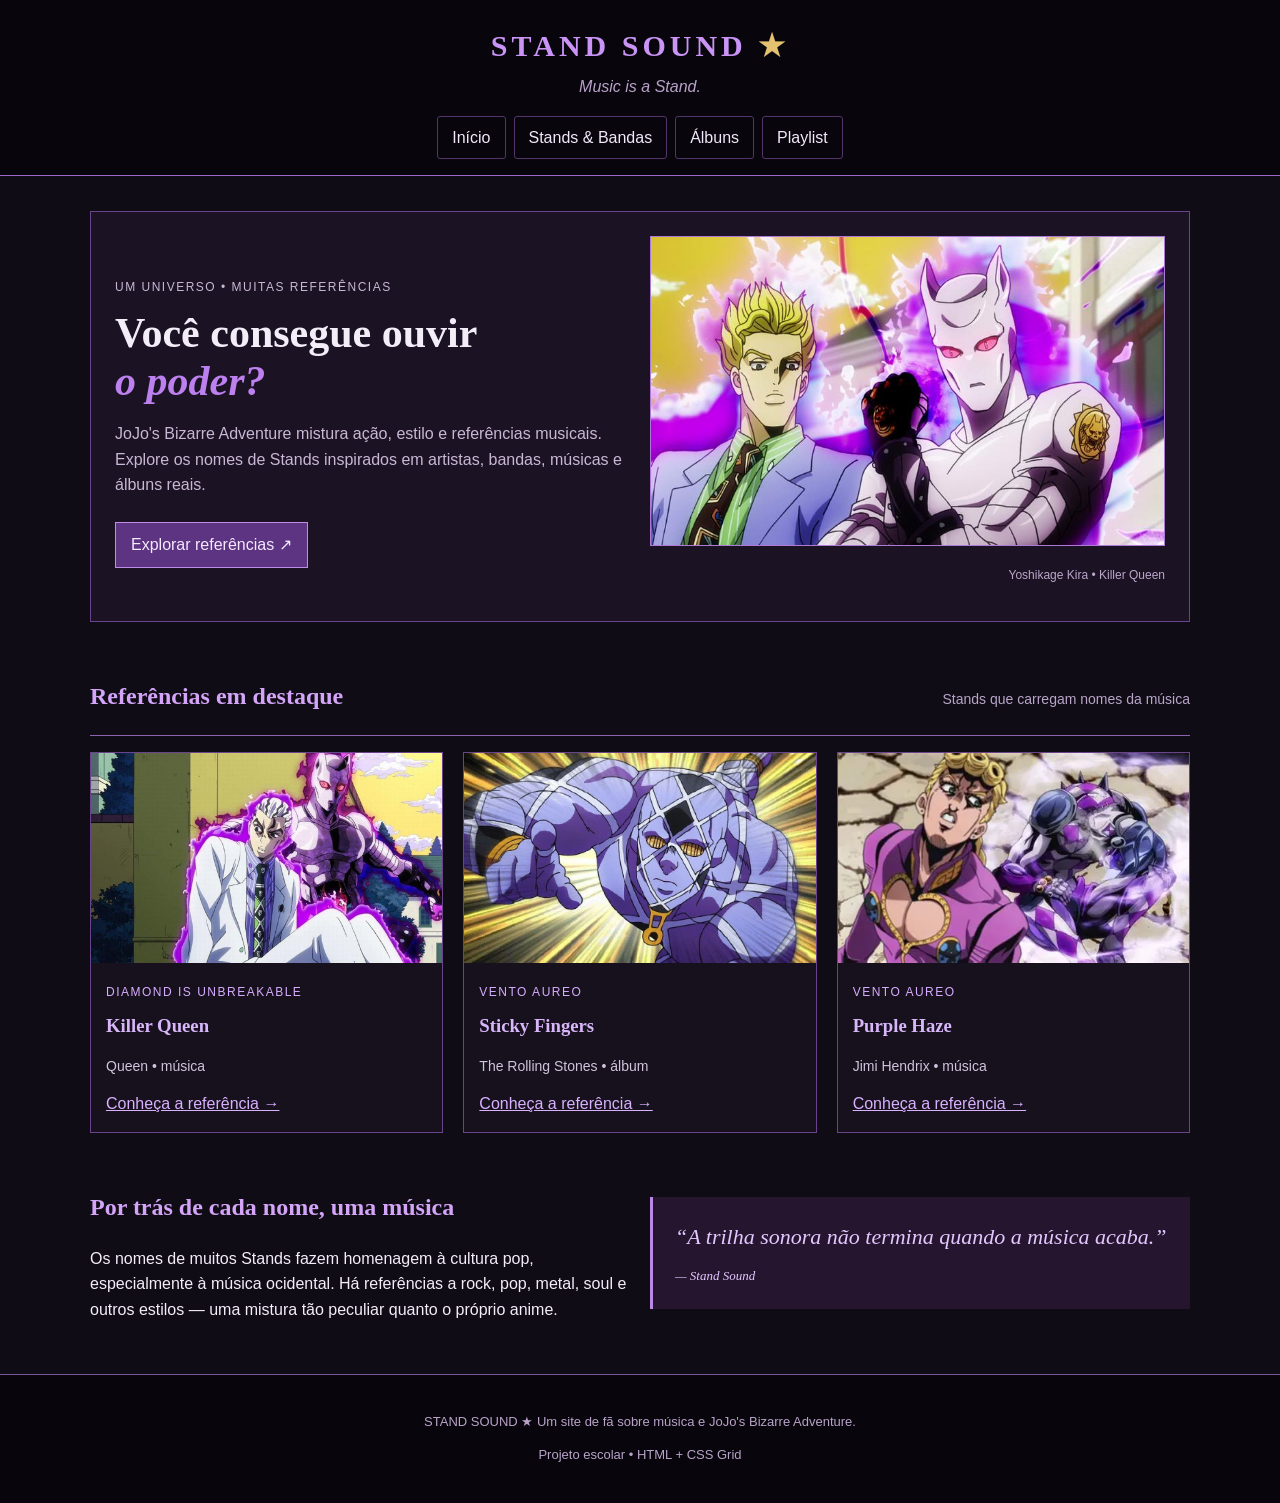
<file: index.html>
<!DOCTYPE html>
<html lang="pt-br">
<head>
  <meta charset="UTF-8">
  <meta name="viewport" content="width=device-width, initial-scale=1.0">
  <title>Stand Sound | Música em JoJo</title>
  <link rel="stylesheet" href="css/estilo.css">
</head>
<body>
<header>
  <h1>STAND SOUND <span>★</span></h1>
  <p>Music is a Stand.</p>
  <nav>
    <a href="index.html">Início</a>
    <a href="bandas.html">Stands & Bandas</a>
    <a href="albuns.html">Álbuns</a>
    <a href="playlist.html">Playlist</a>
  </nav>
</header>
<main>
  <section class="hero grid">
    <div class="hero-text">
      <p class="tag">UM UNIVERSO • MUITAS REFERÊNCIAS</p>
      <h2>Você consegue ouvir<br><span>o poder?</span></h2>
      <p>JoJo's Bizarre Adventure mistura ação, estilo e referências musicais. Explore os nomes de Stands inspirados em artistas, bandas, músicas e álbuns reais.</p>
      <a class="button" href="bandas.html">Explorar referências ↗</a>
    </div>
    <div class="hero-image">
      <img src="imagens/kira.jpg" alt="Killer Queen, Stand de Yoshikage Kira">
      <p class="image-note">Yoshikage Kira • Killer Queen</p>
    </div>
  </section>

  <section>
    <div class="section-heading"><h2>Referências em destaque</h2><p>Stands que carregam nomes da música</p></div>
    <div class="cards grid">
      <article class="card"><img src="imagens/killer queen.jpg" alt="Killer Queen"><div class="card-body"><span class="part">DIAMOND IS UNBREAKABLE</span><h3>Killer Queen</h3><p>Queen • música</p><a href="bandas.html#queen">Conheça a referência →</a></div></article>
      <article class="card"><img src="imagens/Sticky Fingers.jpg" alt="Sticky Fingers"><div class="card-body"><span class="part">VENTO AUREO</span><h3>Sticky Fingers</h3><p>The Rolling Stones • álbum</p><a href="bandas.html#stones">Conheça a referência →</a></div></article>
      <article class="card"><img src="imagens/Purple Haze.webp" alt="Purple Haze"><div class="card-body"><span class="part">VENTO AUREO</span><h3>Purple Haze</h3><p>Jimi Hendrix • música</p><a href="bandas.html#hendrix">Conheça a referência →</a></div></article>
    </div>
  </section>
  <section class="intro grid"><div><h2>Por trás de cada nome, uma música</h2><p>Os nomes de muitos Stands fazem homenagem à cultura pop, especialmente à música ocidental. Há referências a rock, pop, metal, soul e outros estilos — uma mistura tão peculiar quanto o próprio anime.</p></div><div class="quote">“A trilha sonora não termina quando a música acaba.”<small>— Stand Sound</small></div></section>
</main>
<footer><p>STAND SOUND ★ Um site de fã sobre música e JoJo's Bizarre Adventure.</p><p>Projeto escolar • HTML + CSS Grid</p></footer>
</body></html>
</file>
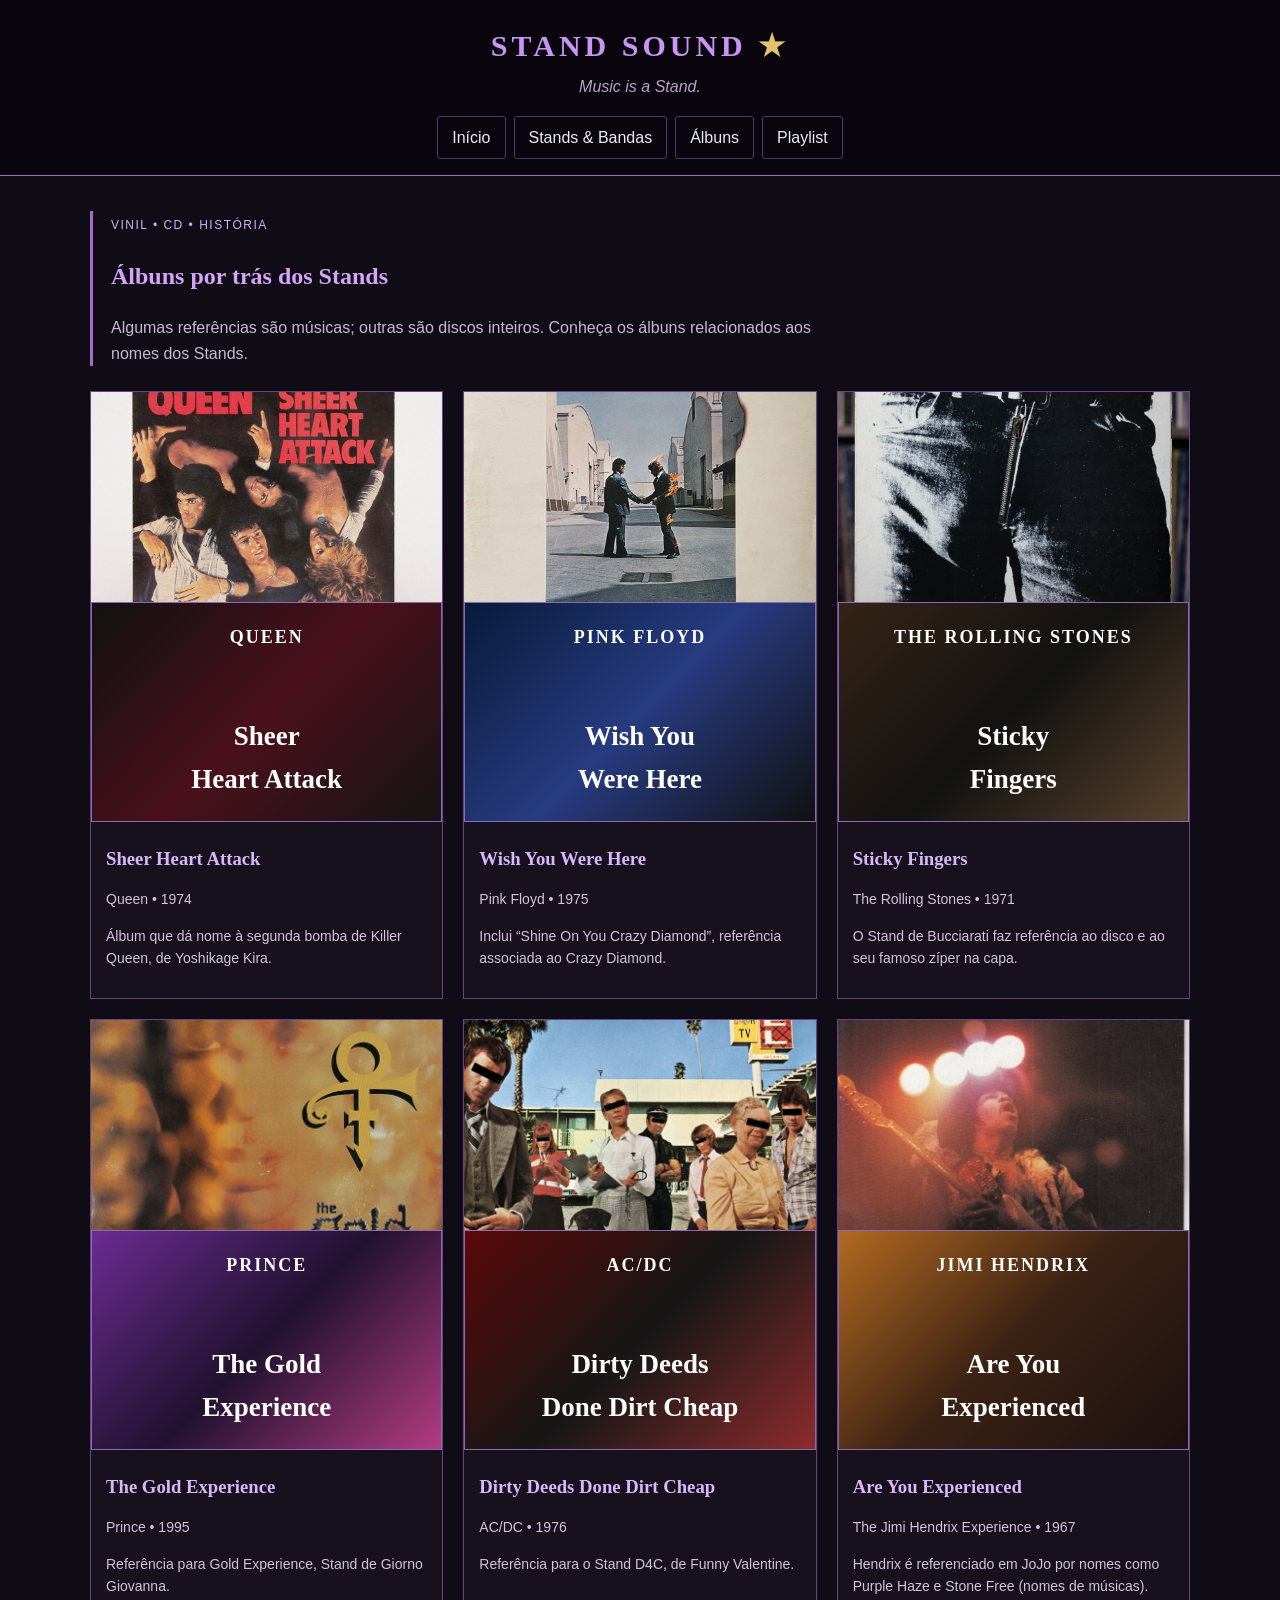
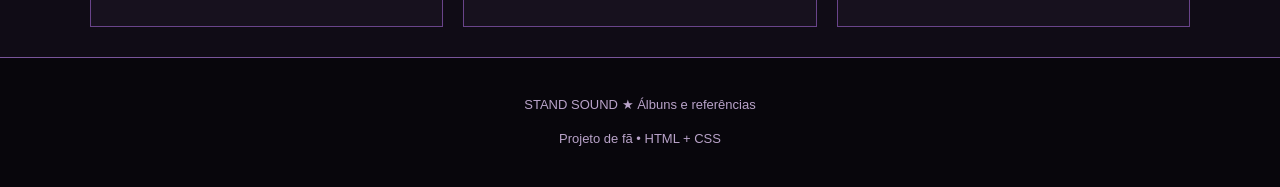
<file: albuns.html>
<!DOCTYPE html><html lang="pt-br"><head><meta charset="UTF-8"><meta name="viewport" content="width=device-width, initial-scale=1.0"><title>Álbuns | Stand Sound</title><link rel="stylesheet" href="css/estilo.css"></head><body>
<header><h1>STAND SOUND <span>★</span></h1><p>Music is a Stand.</p><nav><a href="index.html">Início</a><a href="bandas.html">Stands & Bandas</a><a href="albuns.html">Álbuns</a><a href="playlist.html">Playlist</a></nav></header><main><section class="page-intro"><span class="tag">VINIL • CD • HISTÓRIA</span><h2>Álbuns por trás dos Stands</h2><p>Algumas referências são músicas; outras são discos inteiros. Conheça os álbuns relacionados aos nomes dos Stands.</p></section><div class="cards grid album-grid">
<article class="card"><img src="imagens/queen1.jpg"><div class="album-cover queen-cover"><strong>QUEEN</strong><span>Sheer<br>Heart Attack</span></div><div class="card-body"><h3>Sheer Heart Attack</h3><p>Queen • 1974</p><p>Álbum que dá nome à segunda bomba de Killer Queen, de Yoshikage Kira.</p></div></article>
<article class="card"><img src="imagens/pink floyd.jpg"><div class="album-cover pink-cover"><strong>PINK FLOYD</strong><span>Wish You<br>Were Here</span></div><div class="card-body"><h3>Wish You Were Here</h3><p>Pink Floyd • 1975</p><p>Inclui “Shine On You Crazy Diamond”, referência associada ao Crazy Diamond.</p></div></article>
<article class="card"><img src="imagens/rolling stones.jpg" alt=""><div class="album-cover stones-cover"><strong>THE ROLLING STONES</strong><span>Sticky<br>Fingers</span></div><div class="card-body"><h3>Sticky Fingers</h3><p>The Rolling Stones • 1971</p><p>O Stand de Bucciarati faz referência ao disco e ao seu famoso zíper na capa.</p></div></article>
<article class="card"><img src="imagens/prince.jpg" alt=""><div class="album-cover prince-cover"><strong>PRINCE</strong><span>The Gold<br>Experience</span></div><div class="card-body"><h3>The Gold Experience</h3><p>Prince • 1995</p><p>Referência para Gold Experience, Stand de Giorno Giovanna.</p></div></article>
<article class="card"><img src="imagens/acdc.jpg" alt=""><div class="album-cover acdc-cover"><strong>AC/DC</strong><span>Dirty Deeds<br>Done Dirt Cheap</span></div><div class="card-body"><h3>Dirty Deeds Done Dirt Cheap</h3><p>AC/DC • 1976</p><p>Referência para o Stand D4C, de Funny Valentine.</p></div></article>
<article class="card"><img src="imagens/purple haze2.jpg" alt=""><div class="album-cover hendrix-cover"><strong>JIMI HENDRIX</strong><span>Are You<br>Experienced</span></div><div class="card-body"><h3>Are You Experienced</h3><p>The Jimi Hendrix Experience • 1967</p><p>Hendrix é referenciado em JoJo por nomes como Purple Haze e Stone Free (nomes de músicas).</p></div></article>
</div></main><footer><p>STAND SOUND ★ Álbuns e referências</p><p>Projeto de fã • HTML + CSS</p></footer></body></html>
</file>
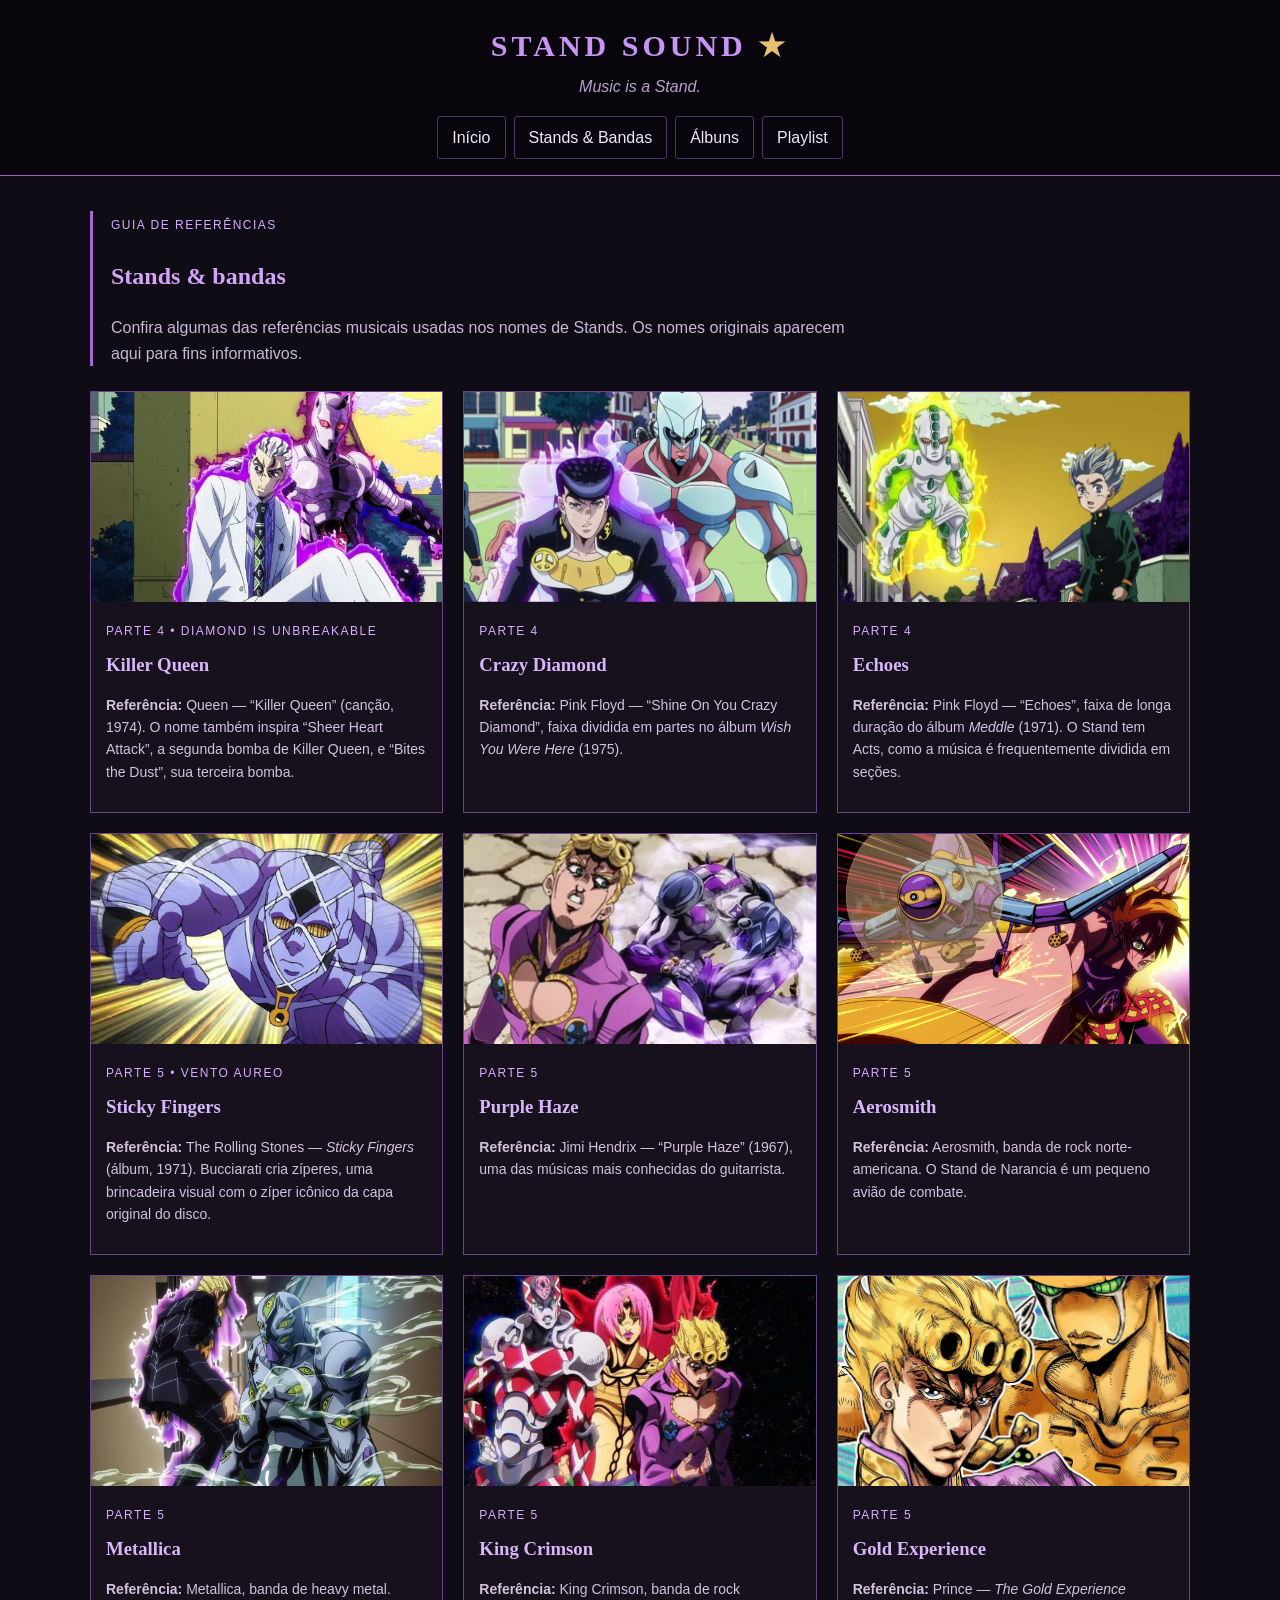
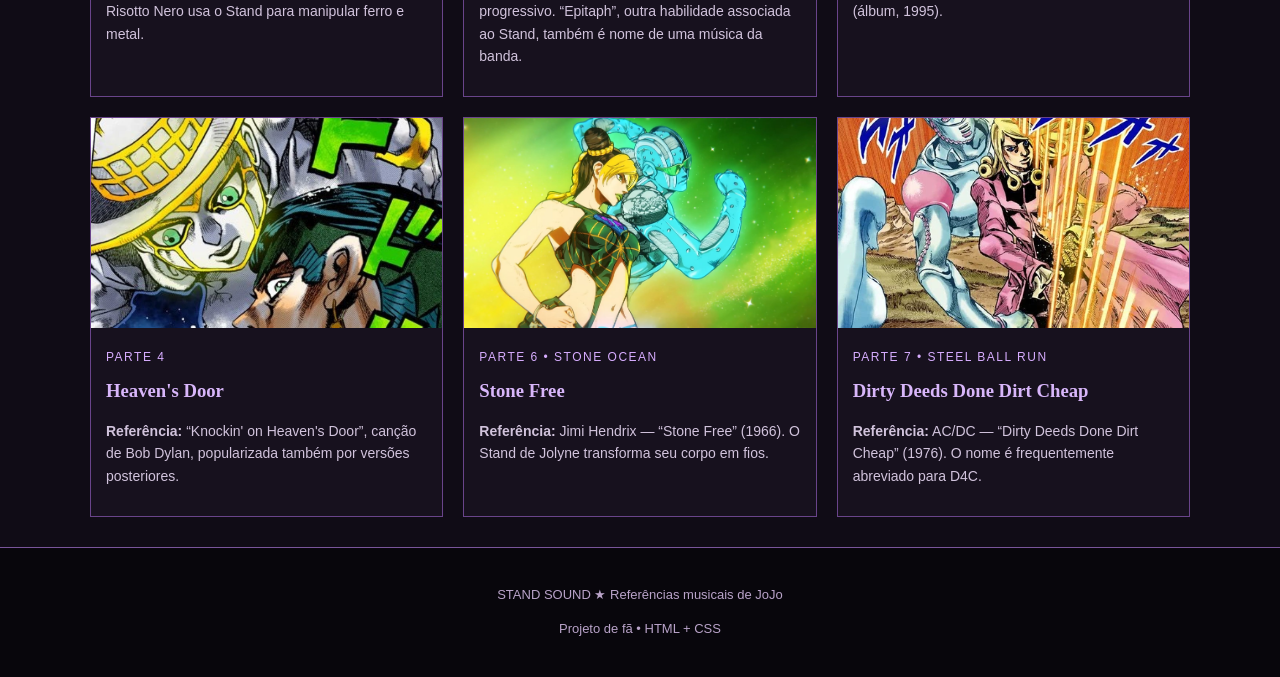
<file: bandas.html>
<!DOCTYPE html><html lang="pt-br"><head><meta charset="UTF-8"><meta name="viewport" content="width=device-width, initial-scale=1.0"><title>Stands & Bandas | Stand Sound</title><link rel="stylesheet" href="css/estilo.css"></head><body>
<header><h1>STAND SOUND <span>★</span></h1><p>Music is a Stand.</p><nav><a href="index.html">Início</a><a href="bandas.html">Stands & Bandas</a><a href="albuns.html">Álbuns</a><a href="playlist.html">Playlist</a></nav></header>
<main><section class="page-intro"><span class="tag">GUIA DE REFERÊNCIAS</span><h2>Stands & bandas</h2><p>Confira algumas das referências musicais usadas nos nomes de Stands. Os nomes originais aparecem aqui para fins informativos.</p></section>
<div class="cards grid">
<article class="card" id="queen"><img src="imagens/killer queen.jpg" alt="Killer Queen anime Stand"><div class="card-body"><span class="part">PARTE 4 • DIAMOND IS UNBREAKABLE</span><h3>Killer Queen</h3><p><b>Referência:</b> Queen — “Killer Queen” (canção, 1974). O nome também inspira “Sheer Heart Attack”, a segunda bomba de Killer Queen, e “Bites the Dust”, sua terceira bomba.</p></div></article>
<article class="card"><img src="imagens/crazy diamonds.jpg" alt="Crazy Diamond anime Stand"><div class="card-body"><span class="part">PARTE 4</span><h3>Crazy Diamond</h3><p><b>Referência:</b> Pink Floyd — “Shine On You Crazy Diamond”, faixa dividida em partes no álbum <i>Wish You Were Here</i> (1975).</p></div></article>
<article class="card"><img src="imagens/echoes.jpg" alt="Echoes Act 3"><div class="card-body"><span class="part">PARTE 4</span><h3>Echoes</h3><p><b>Referência:</b> Pink Floyd — “Echoes”, faixa de longa duração do álbum <i>Meddle</i> (1971). O Stand tem Acts, como a música é frequentemente dividida em seções.</p></div></article>
<article class="card" id="stones"><img src="imagens/Sticky Fingers.jpg"><div class="card-body"><span class="part">PARTE 5 • VENTO AUREO</span><h3>Sticky Fingers</h3><p><b>Referência:</b> The Rolling Stones — <i>Sticky Fingers</i> (álbum, 1971). Bucciarati cria zíperes, uma brincadeira visual com o zíper icônico da capa original do disco.</p></div></article>
<article class="card" id="hendrix"><img src="imagens/Purple Haze.webp" alt="Purple Haze Stand"><div class="card-body"><span class="part">PARTE 5</span><h3>Purple Haze</h3><p><b>Referência:</b> Jimi Hendrix — “Purple Haze” (1967), uma das músicas mais conhecidas do guitarrista.</p></div></article>
<article class="card"><img src="imagens/Aerosmith.png" alt="Aerosmith Stand anime"><div class="card-body"><span class="part">PARTE 5</span><h3>Aerosmith</h3><p><b>Referência:</b> Aerosmith, banda de rock norte-americana. O Stand de Narancia é um pequeno avião de combate.</p></div></article>
<article class="card"><img src="imagens/Metallica.jpg" alt="Metallica Stand"><div class="card-body"><span class="part">PARTE 5</span><h3>Metallica</h3><p><b>Referência:</b> Metallica, banda de heavy metal. Risotto Nero usa o Stand para manipular ferro e metal.</p></div></article>
<article class="card"><img src="imagens/King Crimson.jpg" alt="King Crimson Stand"><div class="card-body"><span class="part">PARTE 5</span><h3>King Crimson</h3><p><b>Referência:</b> King Crimson, banda de rock progressivo. “Epitaph”, outra habilidade associada ao Stand, também é nome de uma música da banda.</p></div></article>
<article class="card"><img src="imagens/Gold Experience.jpg" alt="Gold Experience Stand"><div class="card-body"><span class="part">PARTE 5</span><h3>Gold Experience</h3><p><b>Referência:</b> Prince — <i>The Gold Experience</i> (álbum, 1995).</p></div></article>
<article class="card"><img src="imagens/Heaven's Door.png" alt="Heaven's Door Stand"><div class="card-body"><span class="part">PARTE 4</span><h3>Heaven's Door</h3><p><b>Referência:</b> “Knockin' on Heaven's Door”, canção de Bob Dylan, popularizada também por versões posteriores.</p></div></article>
<article class="card"><img src="imagens/Stone Free.jpg" alt="Stone Free Stand"><div class="card-body"><span class="part">PARTE 6 • STONE OCEAN</span><h3>Stone Free</h3><p><b>Referência:</b> Jimi Hendrix — “Stone Free” (1966). O Stand de Jolyne transforma seu corpo em fios.</p></div></article>
<article class="card"><img src="imagens/Dirty Deeds Done Dirt Cheap.webp" alt="D4C Stand"><div class="card-body"><span class="part">PARTE 7 • STEEL BALL RUN</span><h3>Dirty Deeds Done Dirt Cheap</h3><p><b>Referência:</b> AC/DC — “Dirty Deeds Done Dirt Cheap” (1976). O nome é frequentemente abreviado para D4C.</p></div></article>
</div></section></main><footer><p>STAND SOUND ★ Referências musicais de JoJo</p><p>Projeto de fã • HTML + CSS</p></footer></body></html>
</file>
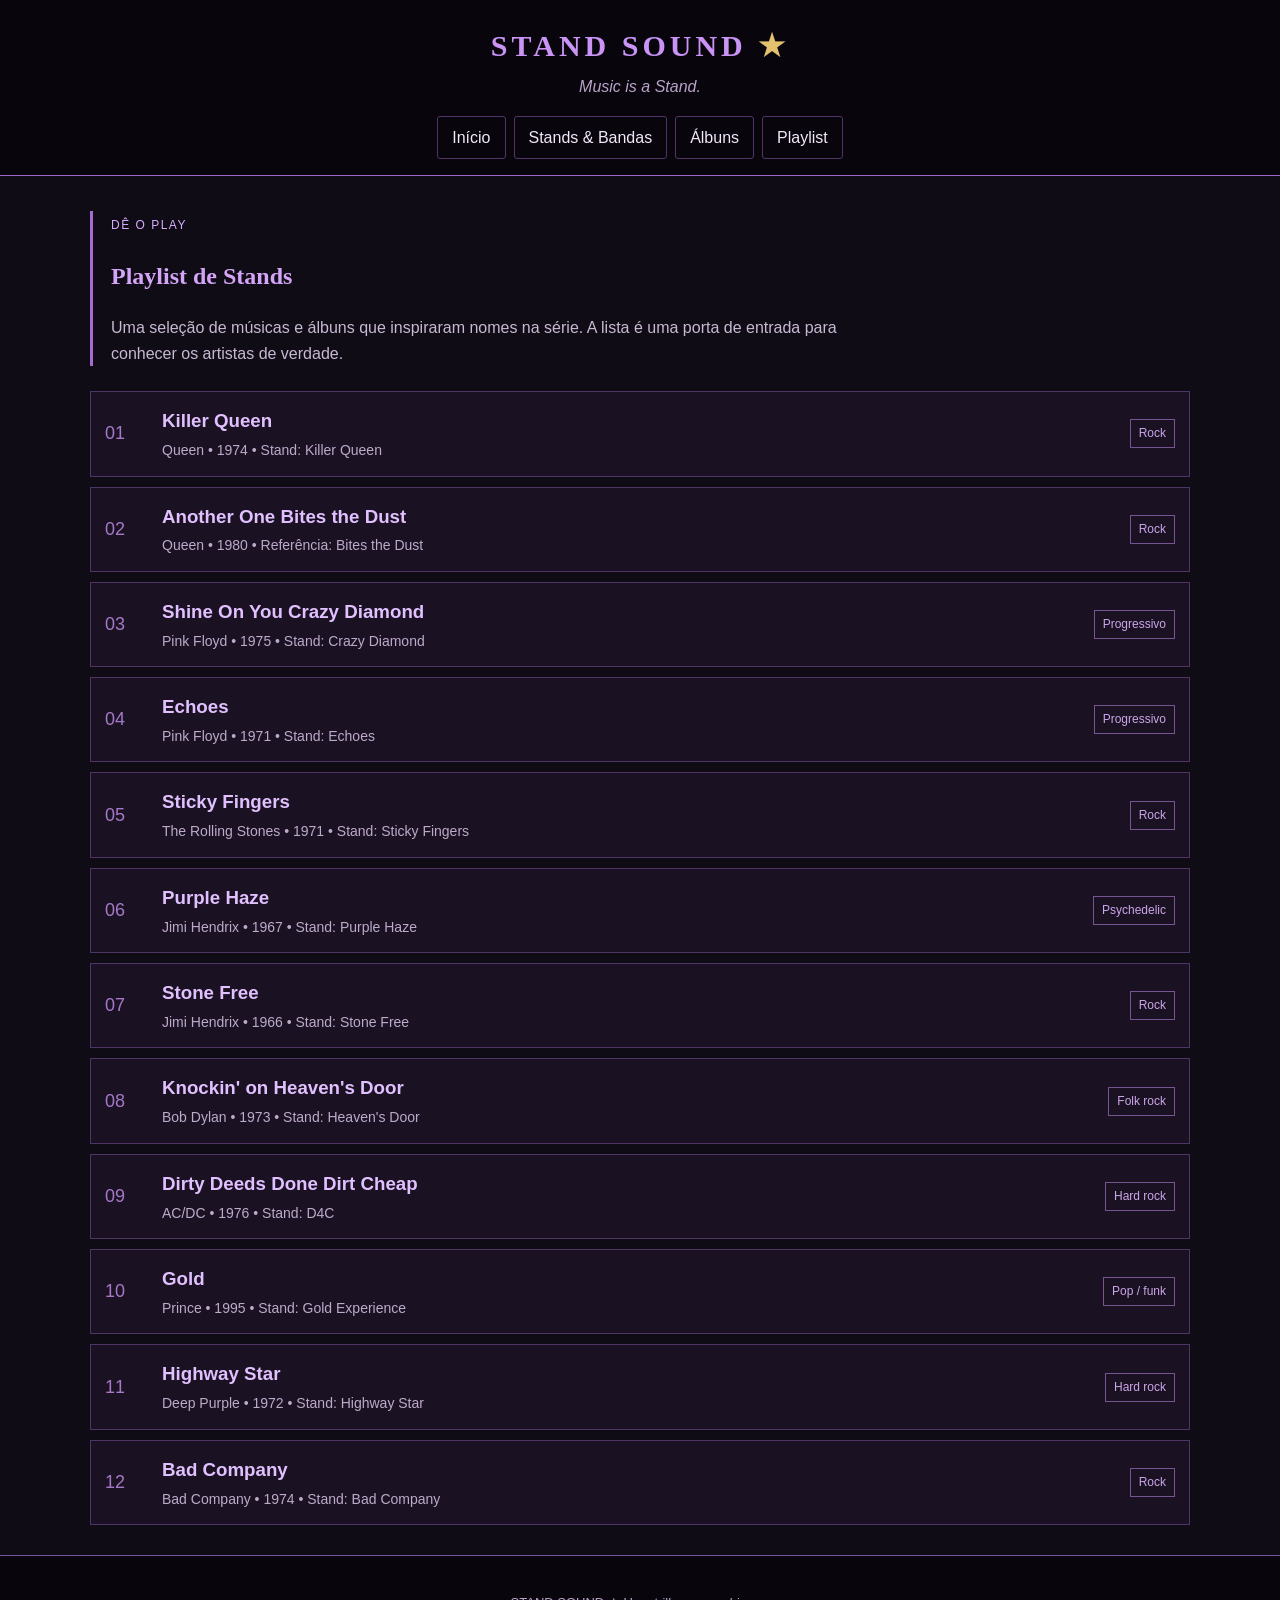
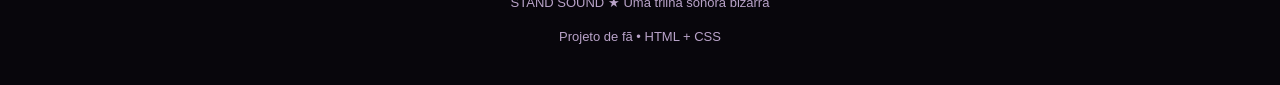
<file: playlist.html>
<!DOCTYPE html><html lang="pt-br"><head><meta charset="UTF-8"><meta name="viewport" content="width=device-width, initial-scale=1.0"><title>Playlist | Stand Sound</title><link rel="stylesheet" href="css/estilo.css"></head><body>
<header><h1>STAND SOUND <span>★</span></h1><p>Music is a Stand.</p><nav><a href="index.html">Início</a><a href="bandas.html">Stands & Bandas</a><a href="albuns.html">Álbuns</a><a href="playlist.html">Playlist</a></nav></header><main><section class="page-intro"><span class="tag">DÊ O PLAY</span><h2>Playlist de Stands</h2><p>Uma seleção de músicas e álbuns que inspiraram nomes na série. A lista é uma porta de entrada para conhecer os artistas de verdade.</p></section><div class="playlist grid"><article class="song"><div class="number">01</div><div><h3>Killer Queen</h3><p>Queen • 1974 • Stand: Killer Queen</p></div><span class="genre">Rock</span></article><article class="song"><div class="number">02</div><div><h3>Another One Bites the Dust</h3><p>Queen • 1980 • Referência: Bites the Dust</p></div><span class="genre">Rock</span></article><article class="song"><div class="number">03</div><div><h3>Shine On You Crazy Diamond</h3><p>Pink Floyd • 1975 • Stand: Crazy Diamond</p></div><span class="genre">Progressivo</span></article><article class="song"><div class="number">04</div><div><h3>Echoes</h3><p>Pink Floyd • 1971 • Stand: Echoes</p></div><span class="genre">Progressivo</span></article><article class="song"><div class="number">05</div><div><h3>Sticky Fingers</h3><p>The Rolling Stones • 1971 • Stand: Sticky Fingers</p></div><span class="genre">Rock</span></article><article class="song"><div class="number">06</div><div><h3>Purple Haze</h3><p>Jimi Hendrix • 1967 • Stand: Purple Haze</p></div><span class="genre">Psychedelic</span></article><article class="song"><div class="number">07</div><div><h3>Stone Free</h3><p>Jimi Hendrix • 1966 • Stand: Stone Free</p></div><span class="genre">Rock</span></article><article class="song"><div class="number">08</div><div><h3>Knockin' on Heaven's Door</h3><p>Bob Dylan • 1973 • Stand: Heaven's Door</p></div><span class="genre">Folk rock</span></article><article class="song"><div class="number">09</div><div><h3>Dirty Deeds Done Dirt Cheap</h3><p>AC/DC • 1976 • Stand: D4C</p></div><span class="genre">Hard rock</span></article><article class="song"><div class="number">10</div><div><h3>Gold</h3><p>Prince • 1995 • Stand: Gold Experience</p></div><span class="genre">Pop / funk</span></article><article class="song"><div class="number">11</div><div><h3>Highway Star</h3><p>Deep Purple • 1972 • Stand: Highway Star</p></div><span class="genre">Hard rock</span></article><article class="song"><div class="number">12</div><div><h3>Bad Company</h3><p>Bad Company • 1974 • Stand: Bad Company</p></div><span class="genre">Rock</span></article></div></main><footer><p>STAND SOUND ★ Uma trilha sonora bizarra</p><p>Projeto de fã • HTML + CSS</p></footer></body></html>
</file>
<file: css/estilo.css>
* { box-sizing: border-box; }
body { margin: 0; 
    background: #100c16; 
    color: #f3edf8; 
    font-family: Arial, Helvetica, sans-serif; 
    line-height: 1.6; }


header { background: #08060c; 
    text-align: center; 
    padding: 22px 14px 16px; 
    border-bottom: 1px solid #9d68ca; }

    
header h1 { margin: 0; 
    color: #c994f5; 
    font-family: Georgia, serif; 
    letter-spacing: 4px; 
    font-size: 30px; }


header h1 span { color: #e3c16f; }


header p { margin: 4px 0 16px; 
    color: #b9a2c9; 
    font-style: italic; }


nav { display: flex; 
    flex-wrap: wrap; 
    justify-content: center; 
    gap: 8px; }


nav a { color: #f2e8fa; 
    text-decoration: none; 
    padding: 8px 14px; 
    border: 1px solid #513568; 
    border-radius: 3px; }


nav a:hover { background: #512e70; 
    color: white; }


main { width: 90%; 
    max-width: 1100px; 
    margin: 30px auto; }


.grid { display: grid; 
    grid-template-columns: repeat(2, 1fr); 
    gap: 20px; }


.hero { background: #1b1224; 
    border: 1px solid #69448a; 
    padding: 24px; 
    align-items: center; }


.hero h2 { font-size: 42px; 
    line-height: 1.15; 
    margin: 10px 0; 
    font-family: Georgia, serif; }


.hero h2 span { color: #bd80ef; 
    font-style: italic; }


.hero-text p { color: #c8b8d5; }


.tag, .part { color: #d7adff; 
    font-size: 12px; 
    letter-spacing: 1.5px; }


.button { display: inline-block; 
    color: #f5e8ff; 
    background: #5c3481; 
    padding: 9px 15px; 
    margin-top: 8px; 
    text-decoration: none; 
    border: 1px solid #bd8de8; }


.button:hover { background: #8756b2; }


.hero-image img { width: 100%; 
    height: 310px; 
    object-fit: cover; 
    object-position: center; 
    border: 1px solid #ac7ad4; }


.image-note { font-size: 12px; 
    color: #bba6ca; 
    text-align: right; }


section { margin: 35px 0; }


.section-heading { display: flex; 
    justify-content: space-between; 
    align-items: baseline; 
    gap: 12px; 
    border-bottom: 1px solid #8d63ae; 
    margin-bottom: 16px; }


.section-heading h2, .page-intro h2, .intro h2 { font-family: Georgia, serif; 
                                                color: #d3a4f7; }


.section-heading p { color: #b8a5c8; 
    font-size: 14px; }


.cards { grid-template-columns: repeat(3, 1fr); }


.card { background: #17111e; 
    border: 1px solid #69448a; 
    overflow: hidden; 
    transition: transform .2s; }


.card:hover { transform: translateY(-4px); 
    border-color: #c393ef; }


.card img { width: 100%; 
    height: 210px; 
    object-fit: cover; 
    background: #281a35; 
    display: block; }


.card-body { padding: 15px; }


.card-body h3 { color: #d8b6fa; 
    margin: 7px 0; 
    font-family: Georgia, serif; }


.card-body p { color: #d1c3dc; 
    font-size: 14px; }


.card-body a { color: #d9b1ff; }


.intro { align-items: center; }


.quote { background: #25152f; 
    border-left: 3px solid #bb87e8; 
    padding: 22px; 
    color: #e3c7ff; 
    font-family: Georgia, serif; 
    font-size: 22px; 
    font-style: italic; }


.quote small { display: block; 
    font-size: 13px; 
    margin-top: 12px; }


.page-intro { border-left: 3px solid #a56bd0; 
    padding-left: 18px; 
    margin-bottom: 25px; }


.page-intro p { color: #c8b9d3; 
    max-width: 750px; }


.album-grid { grid-template-columns: repeat(3, 1fr); }

.album-cover { height: 220px; 
    padding: 20px; 
    display: flex; 
    flex-direction: column; 
    justify-content: space-between; 
    color: white; 
    text-align: center; 
    border: 1px solid #8d69b3; 
    font-family: Georgia, serif; }


.album-cover strong { font-size: 18px; 
    letter-spacing: 2px; }


.album-cover span { font-size: 27px; 
    font-weight: bold; }


.queen-cover { background: linear-gradient(135deg,#111,#4a101c,#141414); }


.pink-cover { background: linear-gradient(135deg,#071b3b,#273b80,#111); }


.stones-cover { background: linear-gradient(135deg,#352315,#121212,#58422b); }


.prince-cover { background: linear-gradient(135deg,#6b2c93,#21112f,#b33c82); }


.acdc-cover { background: linear-gradient(135deg,#5b0909,#161616,#8d2c2c); }


.hendrix-cover { background: linear-gradient(135deg,#b36a21,#3a2114,#1b1010); }


.playlist { grid-template-columns: 1fr; 
    gap: 10px; }


.song { display: grid; 
    grid-template-columns: 45px 1fr auto; 
    align-items: center; 
    gap: 12px; 
    padding: 14px; 
    border: 1px solid #4f3566; 
    background: #1a1222; }


.song h3 { margin: 0; 
    color: #e1c0ff; }


.song p { margin: 3px 0 0; 
    font-size: 14px; 
    color: #bdaacb; }


.number { color: #a578c8; 
    font-size: 18px; }


.genre { border: 1px solid #765391; 
    padding: 4px 8px; color: #cba5e9; 
    font-size: 12px; }


footer { text-align: center; 
    padding: 24px; 
    background: #08060c; 
    border-top: 1px solid #79559a; 
    color: #b9a3c9; 
    font-size: 13px; }


@media (max-width: 700px) { main { width: 94%; } .grid, .cards, .album-grid { grid-template-columns: 1fr; } .hero h2 { font-size: 34px; } .hero-image img { height: 240px; } .section-heading { display: block; } .song { grid-template-columns: 32px 1fr; } .genre { grid-column: 2; justify-self: start; } }
</file>
